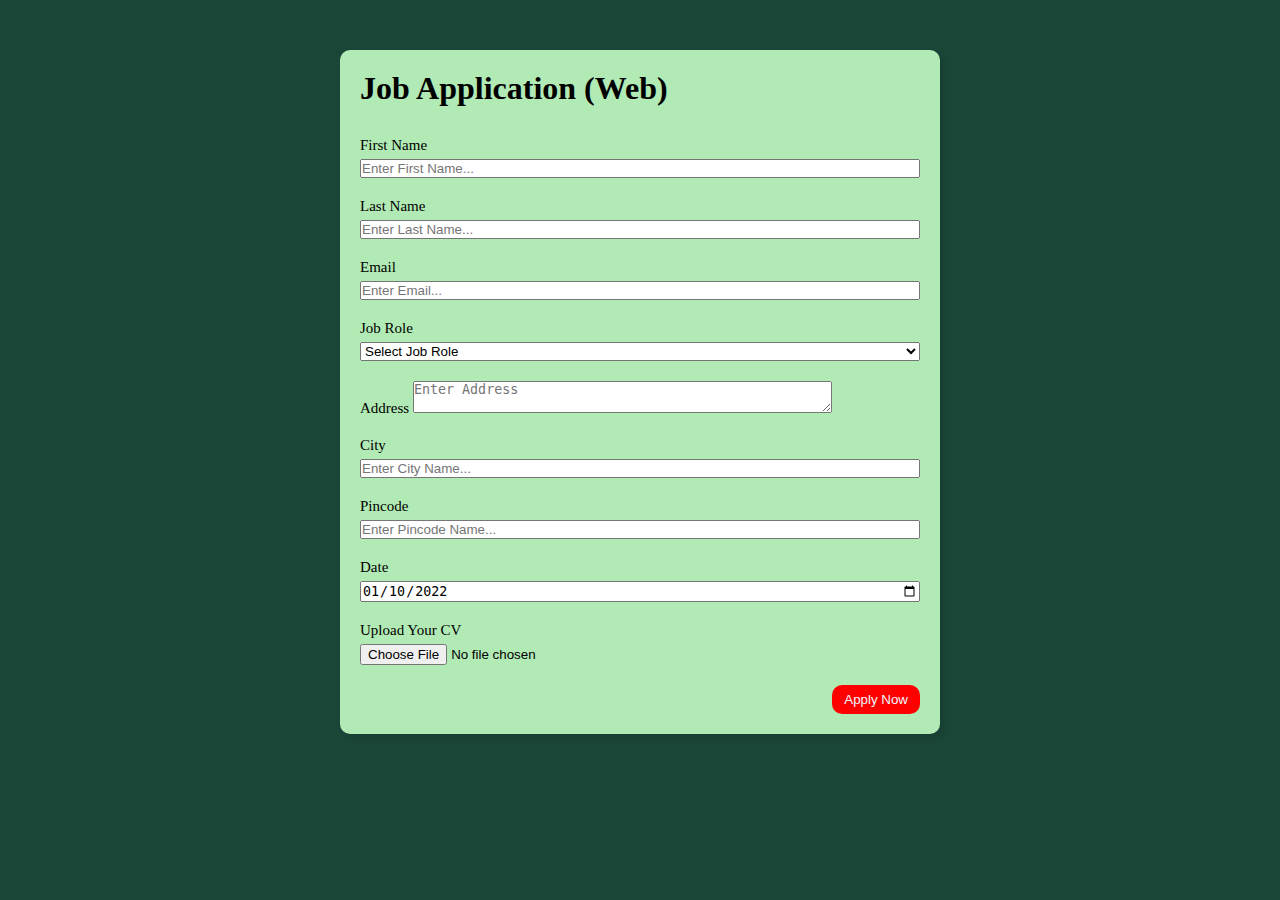
<file: job application website/index.html>
<!DOCTYPE html>
<html lang="en">
  <head>
    <meta charset="UTF-8" />
    <meta http-equiv="X-UA-Compatible" content="IE=edge" />
    <meta name="viewport" content="width=device-width, initial-scale=1.0" />
    <title>Job Application Form</title>
    <link rel="stylesheet" href="style.css" />
  </head>
  <body>
    <div class="container">
      <div class="apply_box">
        <h1>
          Job Application
          <span class="title_small">(Web)</span>
        </h1>
        <form action="">
          <div class="form_container">
            <div class="form_control">
              <label for="first_name"> First Name </label>
              <input
                id="first_name"
                name="first_name"
                placeholder="Enter First Name..."
              />
            </div>
            <div class="form_control">
              <label for="last_name"> Last Name </label>
              <input
                id="last_name"
                name="last_name"
                placeholder="Enter Last Name..."
              />
            </div>
            <div class="form_control">
              <label for="email"> Email </label>
              <input
                type="email"
                id="email"
                name="email"
                placeholder="Enter Email..."
              />
            </div>
            <div class="form_control">
              <label for="job_role"> Job Role </label>
              <select id="job_role" name="job_role">
                <option value="">Select Job Role</option>
                <option value="frontend">Frontend Developer</option>
                <option value="backend">Backend Developer</option>
                <option value="full_stack">Full Stack Developer</option>
                <option value="ui_ux">UI UX Designer</option>
              </select>
            </div>
            <div class="textarea_control">
              <label for="address"> Address </label>
              <textarea
                id="address"
                name="address"
                row="4"
                cols="50"
                placeholder="Enter Address"
              ></textarea>
            </div>
            <div class="form_control">
              <label for="city"> City </label>
              <input id="city" name="city" placeholder="Enter City Name..." />
            </div>
            <div class="form_control">
              <label for="pincode"> Pincode </label>
              <input
                type="number"
                id="pincode"
                name="pincode"
                placeholder="Enter Pincode Name..."
              />
            </div>
            <div class="form_control">
              <label for="date"> Date </label>
              <input value="2022-01-10" type="date" id="date" name="date" />
            </div>
            <div class="form_control">
              <label for="upload"> Upload Your CV </label>
              <input type="file" id="upload" name="upload" />
            </div>
          </div>
          <div class="button_container">
            <button type="submit">Apply Now</button>
          </div>
        </form>
      </div>
    </div>
  </body>
</html>
</file>
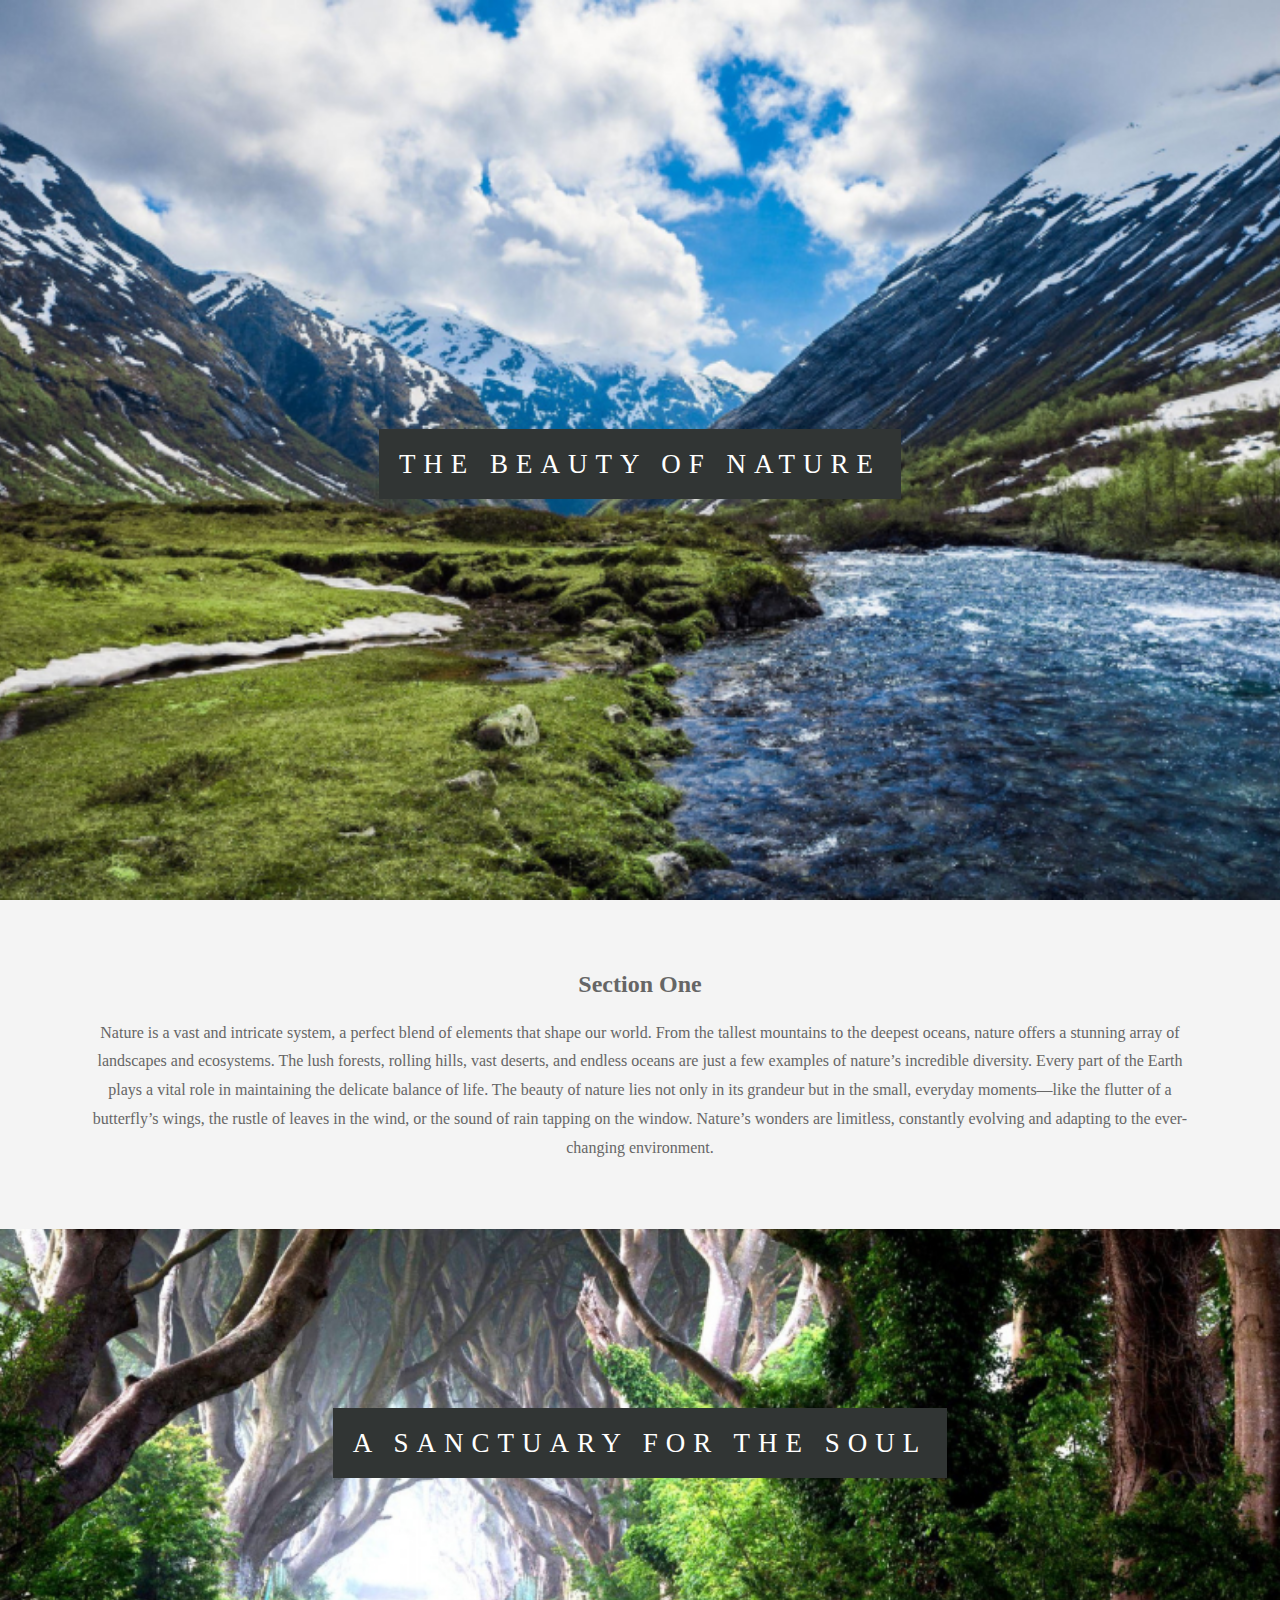
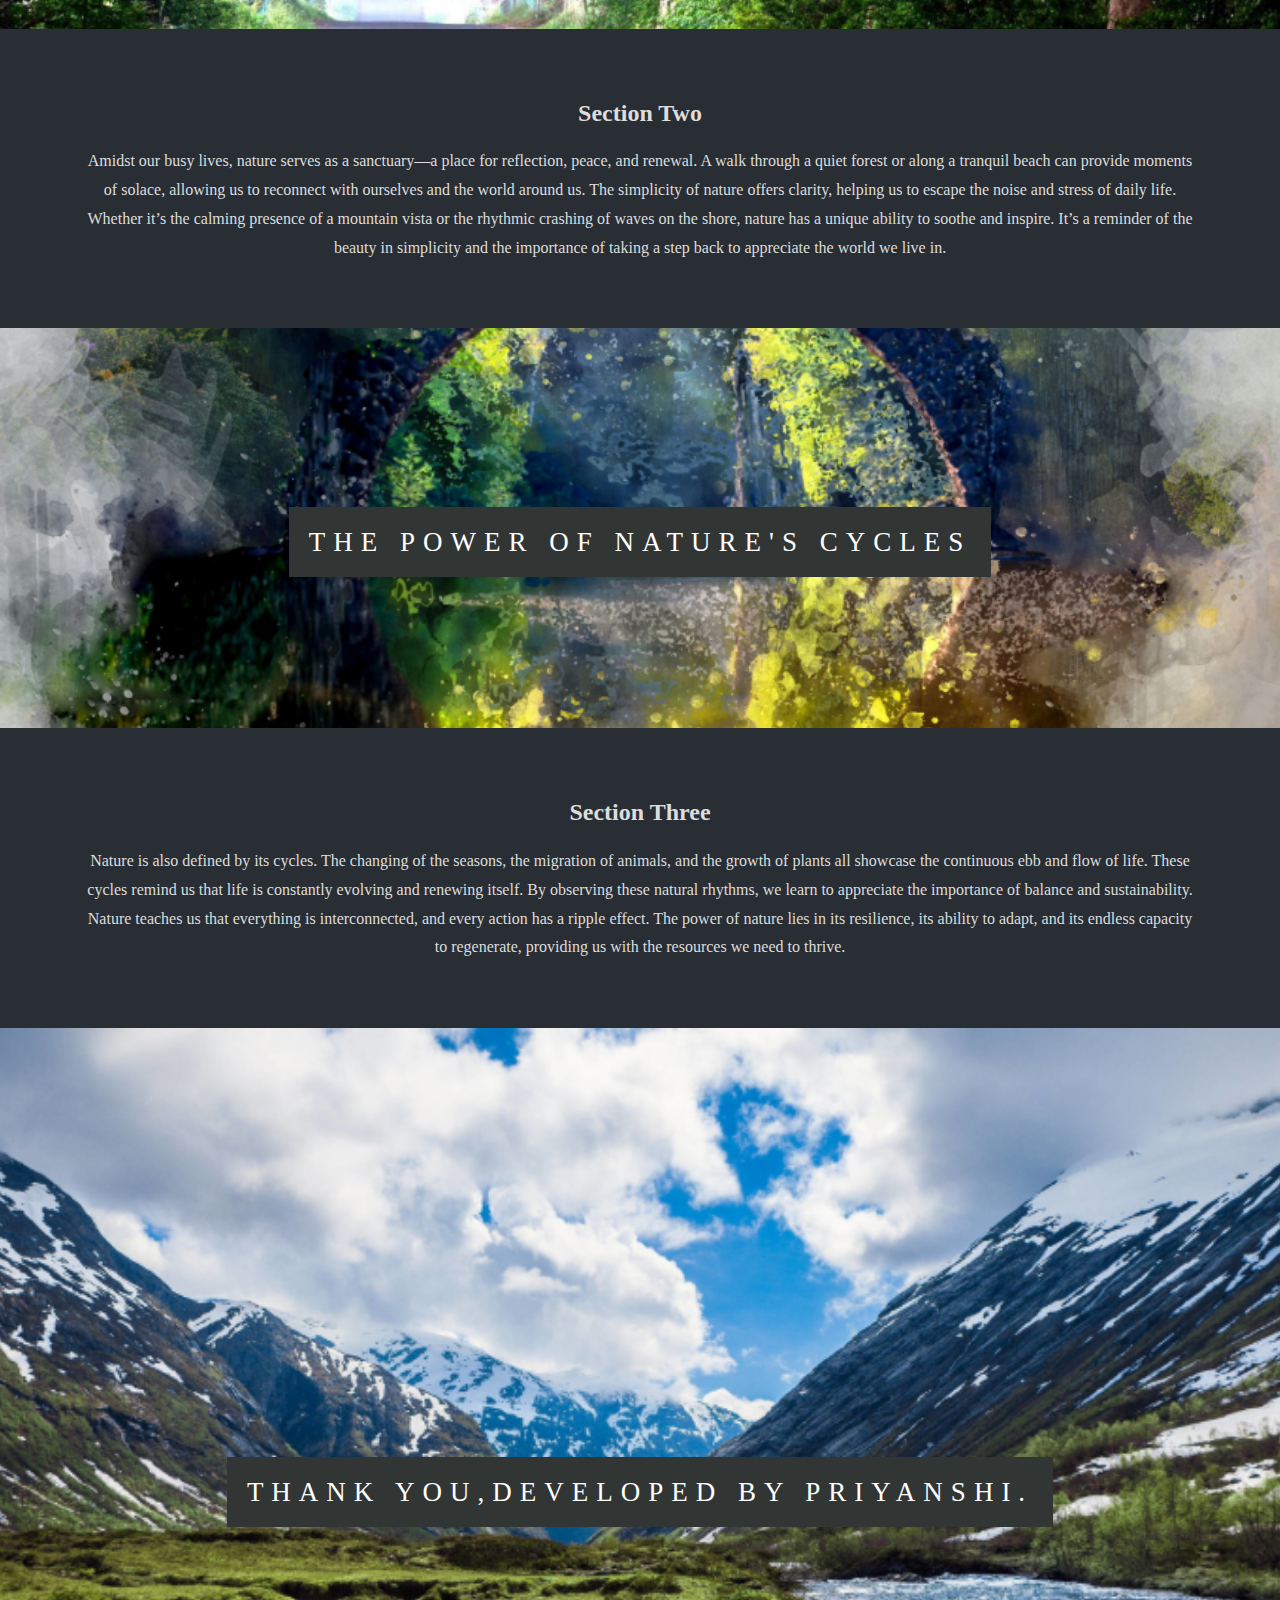
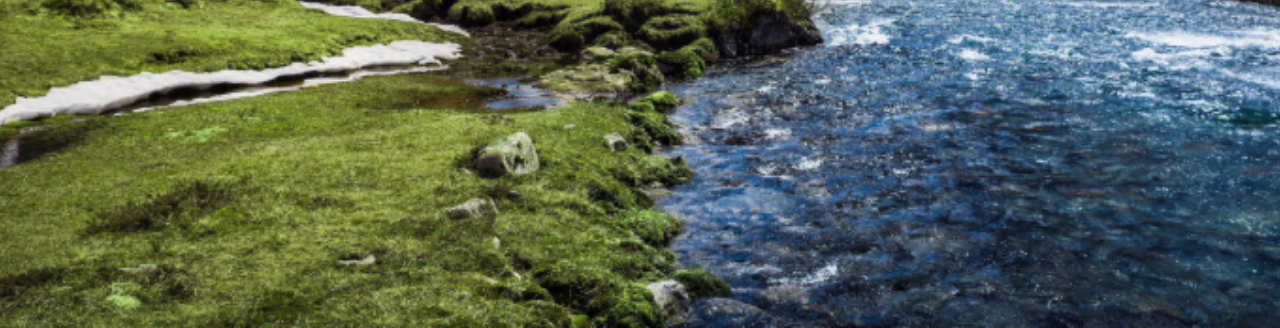
<file: paralax website/index.html>
<!DOCTYPE html>
<html lang="en">
  <head>
    <meta charset="UTF-8" />
    <meta http-equiv="X-UA-Compatible" content="IE=edge" />
    <meta name="viewport" content="width=device-width, initial-scale=1.0" />
    <title>Parallax Website</title>
    <link rel="stylesheet" href="style.css" />
  </head>
  <body>
    <section class="pimg1">
      <div class="ptext">
        <span class="textBg"> The Beauty of Nature
      </div>
    </section>
    <section class="section section-light">
      <h2>Section One</h2>
      <p>
        Nature is a vast and intricate system, a perfect blend of elements that shape our world. From the tallest mountains to the deepest oceans, nature offers a stunning array of landscapes and ecosystems. The lush forests, rolling hills, vast deserts, and endless oceans are just a few examples of nature’s incredible diversity. Every part of the Earth plays a vital role in maintaining the delicate balance of life. The beauty of nature lies not only in its grandeur but in the small, everyday moments—like the flutter of a butterfly’s wings, the rustle of leaves in the wind, or the sound of rain tapping on the window. Nature’s wonders are limitless, constantly evolving and adapting to the ever-changing environment.
      </p>
    </section>
    <section class="pimg2">
      <div class="ptext">
        <span class="textBg"> A Sanctuary for the Soul
      </div>
    </section>
    <section class="section section-dark">
      <h2>Section Two</h2>
      <p>
        Amidst our busy lives, nature serves as a sanctuary—a place for reflection, peace, and renewal. A walk through a quiet forest or along a tranquil beach can provide moments of solace, allowing us to reconnect with ourselves and the world around us. The simplicity of nature offers clarity, helping us to escape the noise and stress of daily life. Whether it’s the calming presence of a mountain vista or the rhythmic crashing of waves on the shore, nature has a unique ability to soothe and inspire. It’s a reminder of the beauty in simplicity and the importance of taking a step back to appreciate the world we live in.
      </p>
    </section>
    <section class="pimg3">
      <div class="ptext">
        <span class="textBg"> The Power of Nature's Cycles</span>
      </div>
    </section>
    <section class="section section-dark">
      <h2>Section Three</h2>
      <p>
        Nature is also defined by its cycles. The changing of the seasons, the migration of animals, and the growth of plants all showcase the continuous ebb and flow of life. These cycles remind us that life is constantly evolving and renewing itself. By observing these natural rhythms, we learn to appreciate the importance of balance and sustainability. Nature teaches us that everything is interconnected, and every action has a ripple effect. The power of nature lies in its resilience, its ability to adapt, and its endless capacity to regenerate, providing us with the resources we need to thrive.
      </p>
    </section>
    <section class="pimg1">
      <div class="ptext">
        <span class="textBg">THANK YOU,Developed By Priyanshi. </span>
      </div>
    </section>
    
    
  </body>
</html>
</file>
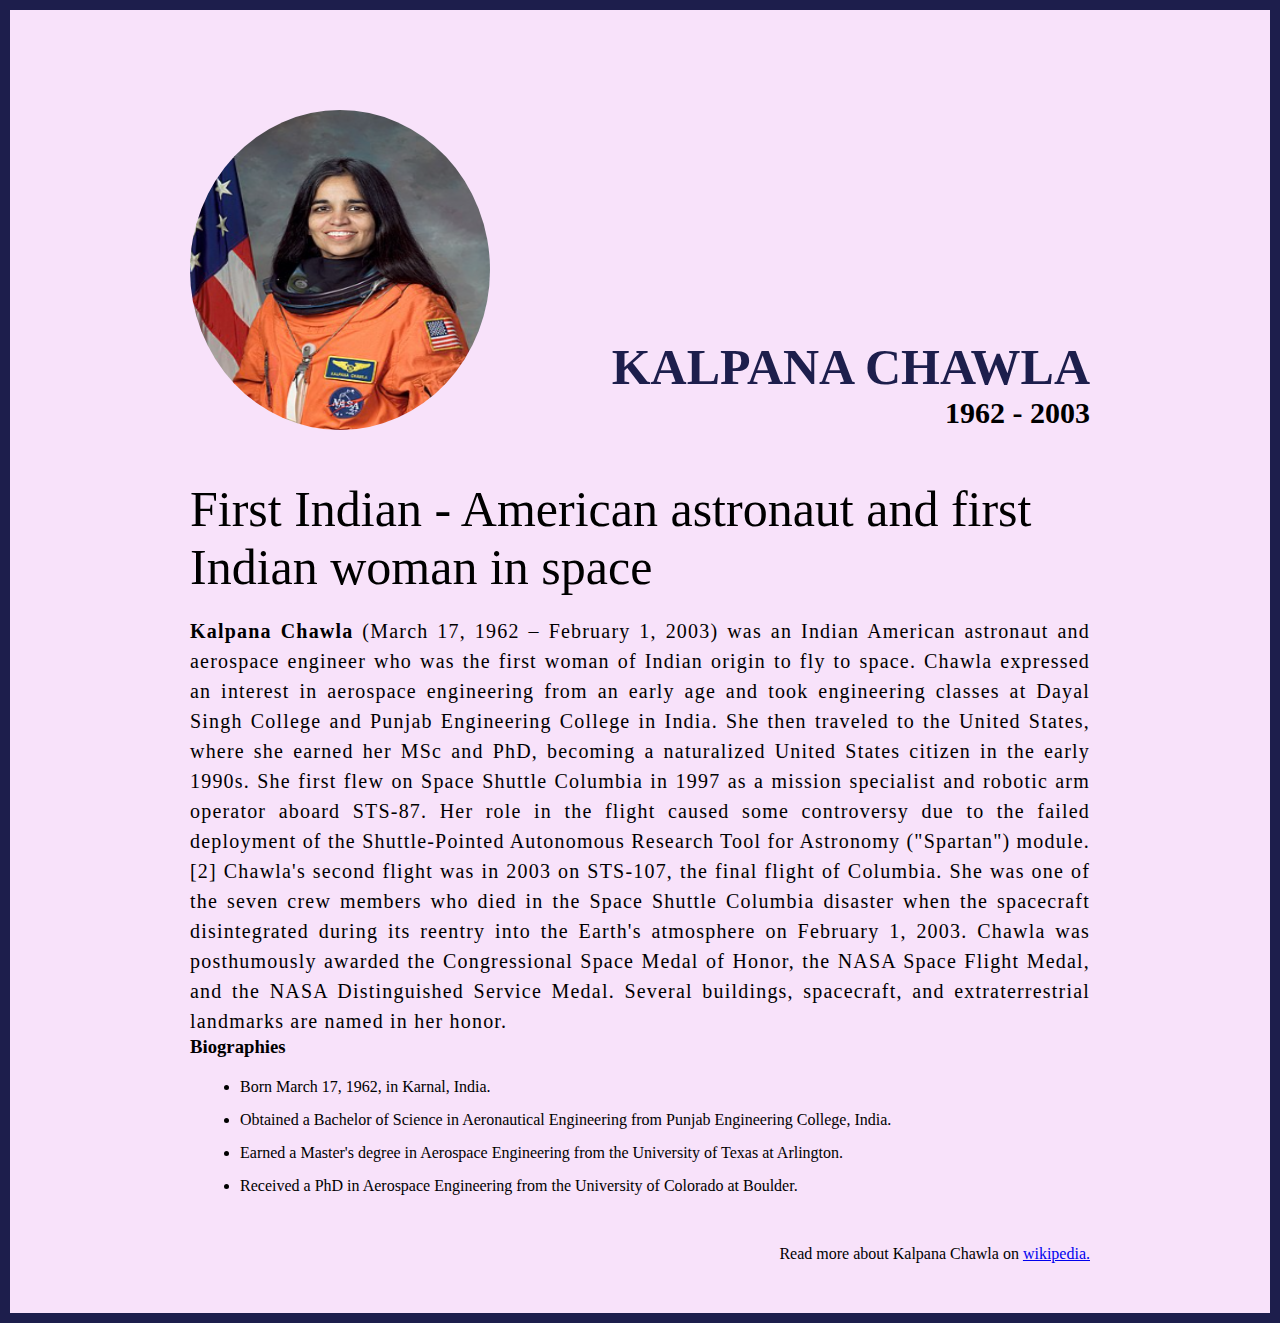
<file: Tribute website/index.html>
<!DOCTYPE html>
<html lang="en">
<head>
    <meta charset="UTF-8">
    <meta name="viewport" content="width=device-width, initial-scale=1.0">
    <title> The Tribute Website | Kalpana Chawla</title>
    <link rel="stylesheet" href="style.css">
</head>
<body>
    <div class="container">
        <div class="content">
            <section class="top_section"> 
                <div class="image_container">
                    <img src="./images/kalpana chawla.png" alt="Tribute"/>
            
                </div>
                <div>
                    <h1>Kalpana Chawla</h1>
                    <h4>1962 - 2003</h4>
                </div>
                </section>
                <section class="about_section">
                    <h2> First Indian - American astronaut and first Indian woman in space</h2>
                    <p> <b>Kalpana Chawla</b> (March 17, 1962 – February 1, 2003) was an Indian American astronaut and aerospace engineer who was the first woman of Indian origin to fly to space. Chawla expressed an interest in aerospace engineering from an early age and took engineering classes at Dayal Singh College and Punjab Engineering College in India. She then traveled to the United States, where she earned her MSc and PhD, becoming a naturalized United States citizen in the early 1990s.
                        She first flew on Space Shuttle Columbia in 1997 as a mission specialist and robotic arm operator aboard STS-87. Her role in the flight caused some controversy due to the failed deployment of the Shuttle-Pointed Autonomous Research Tool for Astronomy ("Spartan") module.[2] Chawla's second flight was in 2003 on STS-107, the final flight of Columbia. She was one of the seven crew members who died in the Space Shuttle Columbia disaster when the spacecraft disintegrated during its reentry into the Earth's atmosphere on February 1, 2003.
                        Chawla was posthumously awarded the Congressional Space Medal of Honor, the NASA Space Flight Medal, and the NASA Distinguished Service Medal. Several buildings, spacecraft, and extraterrestrial landmarks are named in her honor.</p>
                </section>
                <section class="biography_section">
                    <h3>Biographies</h3>
                    <ul>
                        <li>Born March 17, 1962, in Karnal, India. </li>
                        <li>Obtained a Bachelor of Science in Aeronautical Engineering from Punjab Engineering College, India. </li>
                        <li>Earned a Master's degree in Aerospace Engineering from the University of Texas at Arlington. </li>
                        <li>Received a PhD in Aerospace Engineering from the University of Colorado at Boulder. </li>
                    </ul>
                </section>
                <footer><p>Read more about Kalpana Chawla on <a href="https://en.wikipedia.org/wiki/Kalpana_Chawla"> wikipedia.</a></p></footer>

        </div>
    </div>
</body>
</html>
</file>
<file: job application website/style.css>
*{
  margin: 0;
  padding: 0;
  box-sizing: border-box;
}
body {
  background-color: rgb(26, 69, 55);
}
.container{
  max-width: 900px;
  margin: 0 auto;
}
.apply_box{
  max-width: 600px;
  padding: 20px;
  background-color: rgb(177, 234, 180);
  margin: 0 auto;
  margin-top: 50px;
  box-shadow: 4px 3px 5px rgba(1, 1,1,0.1) ;
  border-radius: 10px;
}
.form_container{
  margin-top: 30px;
  display: grid;
  grid-template-columns: repeat(auto-fit, minmax(200,1fr));
  gap: 20px;
}
.form_control{
  display: flex;
  flex-direction:column ;

}
label{
  font-size: 15px;
  margin-bottom: 5px;
}
input
select
textarea{
  padding: 6px 10px;
  border: 1px solid #cbe9d7;
  border-radius: 4px;
  font-size: 15px;
}
input:focus{
  outline-color: red;
}
.button_container{
  display:flex;
  justify-content: flex-end;
  margin-top: 20px;
}
button{
  background-color: red;
  border: transparent solid 2px;
  padding: 5px 10px;
  color: aliceblue;
  border-radius: 10px;
  transition: 0.3s ease-in;
}
botton:hover{
  background-color: #ccc;
  border: 2px solid red;
  color: black;
  transition: 0.3s ease-out;
  cursor: pointer;
}
</file>
<file: paralax website/style.css>
html,body{
    height: 100%;
    margin: 0;
    font-size: 16px;
    font-weight: 400;
    line-height: 1.8em;
    color: #666;

}
.pimg1{
    background-image:url(images/nature1\ \(1\).png);
    min-height: 100%;

   

}
.pimg2{
    background-image:url(images/nature1\ \(2\).png);
    min-height: 400px;
}
.pimg3{
    background-image:url(images/nature1\ \(3\).png);
    min-height: 400px;

}
.pimg1, .pimg2, .pimg3{
    position: relative;
    background-position: center;
    background-size: cover;
    background-repeat: no-repeat ;

}
.ptext {
  position: absolute;
  top: 50%;
  width: 100%;
  text-align: center;
  color: black;
  font-size: 27px;
  letter-spacing: 8px;
  text-transform: uppercase;
}


.textBg {
  background: #313534;
  color: #fff;
  padding: 20px;
}

.section {
  padding: 50px 80px;
  text-align: center;
}
.section-light {
  background-color: #f4f4f4;
  color: #666;
}
.section-dark {
  background-color: #282e34;
  color: #ddd;
}
</file>
<file: Tribute website/style.css>
*{
    margin: 0;
    padding: 0;
    box-sizing: border-box;
  
}


.container{
    background-color: #f8e2fa;
    min-height: 100vh;
    border:10px solid #1D1E4C;
}

.content{
    max-width: 900px;
    margin: 0 auto;
}
.top_section{
    margin-top: 100px;
    display: flex;
    justify-content: space-between;
    align-items: flex-end;

}
.top_section h1{
    font-size: 50px;
    font-weight: bold;
    color: #1D1E4C;
    text-transform: uppercase;

}
.top_section h4{
    font-size: 30px;
    text-align: end;

}
.image_container{
    border-radius:  50%; 
    overflow: hidden;
}

.image_container,
img{
    width: 300px;
    height: 320px;
}
.about_section{
    margin-top: 50px;

}
.about_section h2{
    font-size: 50px;
    font-weight: 300;
    margin-bottom: 20px;
}
.about_section p{
    font-size: 20px;
    line-height: 30px;
    letter-spacing: 1.2px;
    text-align: justify;

}
.biography_section{
    margin-top: 50px 0;

}
.biography_section h3{
    margin-bottom: 20px;
}
.biography_section ul {
    margin-left: 50px;
}
.biography_section li{
    margin-bottom: 15px;
}
footer{
    margin: 50px 0;
}
footer p {
    text-align: end;
}
</file>
